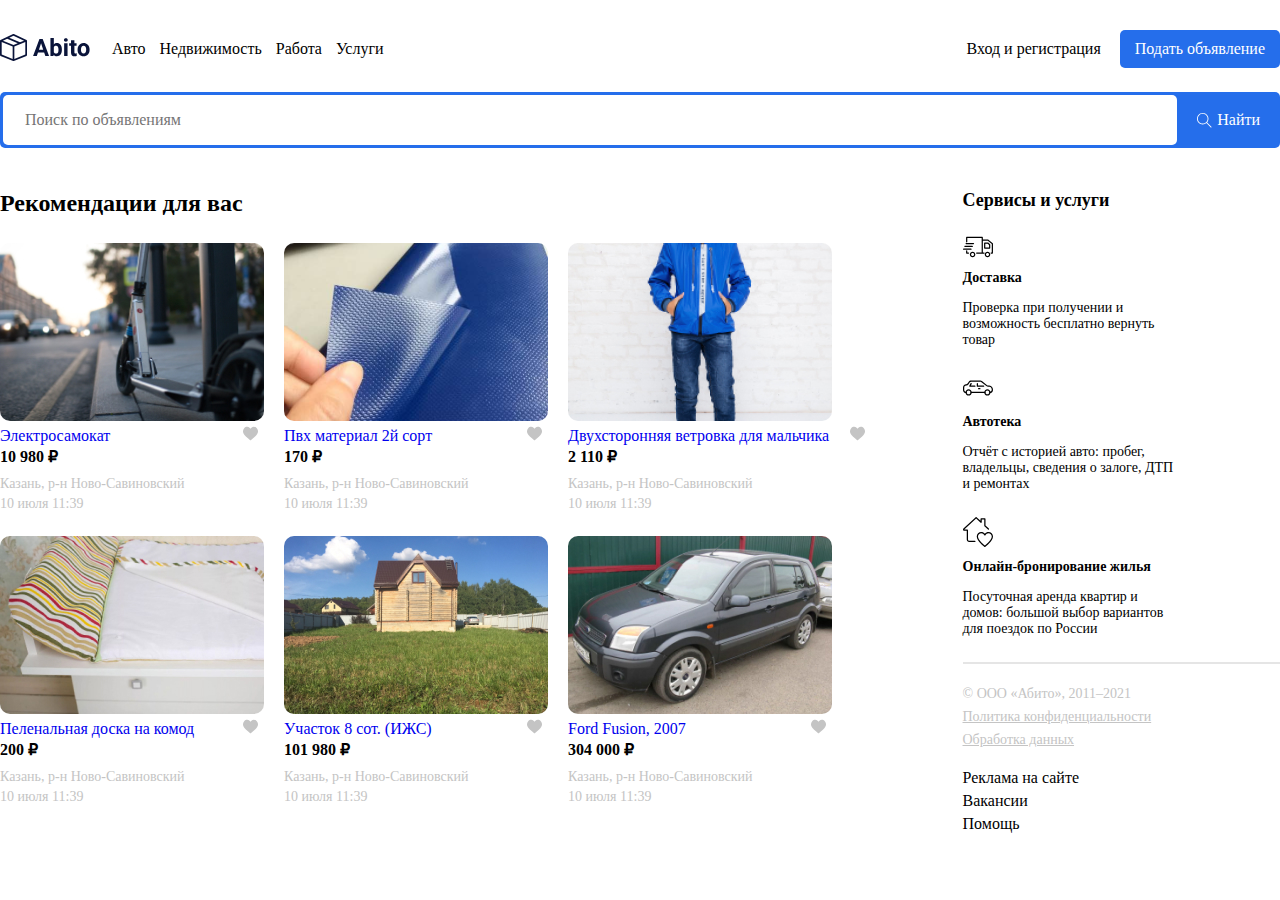
<file: index.html>
<!DOCTYPE html>
<html lang="en">

<head>
    <meta charset="UTF-8">
    <meta http-equiv="X-UA-Compatible" content="IE=edge">
    <meta name="viewport" content="width=device-width, initial-scale=1.0">
    <title>Abito - доска объявлений</title>
    <!-- Подключениие шрифта ROBOTO от Google fonts -->
    <link rel="preconnect" href="https://fonts.googleapis.com">
    <link rel="preconnect" href="https://fonts.gstatic.com" crossorigin>
    <link href="https://fonts.googleapis.com/css2?family=Roboto:wght@400;700&display=swap" rel="stylesheet">
    <!-- Подключаем normalize -->
    <link rel="stylesheet" href="css/normalize.css">
    <!-- подключаем стили -->
    <link rel="stylesheet" href="css/style.css">

</head>

<body>
    <!-- Начало шапки сайта -->
    <header class="header container">
        <div class="navbar">
            <a href="/index.html" class="logo">
                <img src="img/logo.svg" alt="logo: Abito" class="logo-image"> </a>
            <div class="navbar-panel">
                <button class="close-menu"> <svg width="37" height="37" viewBox="0 0 37 37" fill="none" xmlns="http://www.w3.org/2000/svg">
                    <path d="M1 1L36 36" stroke="black"/>
                    <path d="M36 1L1 36" stroke="black"/>
                    </svg>
                </button>
                <!-- Начало Навигации -->
                <nav class="navbar-menu">
                    <ul class="menu">
                        <li class="menu-item">
                            <a href="#" class="menu-link">Авто</a>
                        </li>
                        <li class="menu-item">
                            <a href="#" class="menu-link">Недвижимость</a>
                        </li>
                        <li class="menu-item">
                            <a href="#" class="menu-link">Работа</a>
                        </li>
                        <li class="menu-item">
                            <a href="#" class="menu-link">Услуги</a>
                        </li>
                    </ul>
                </nav>
                <!-- Конец навигации -->
                <div class="button-group">
                    <a href="#" class="button button-link">Вход и регистрация</a>
                    <a href="#" class="button button-primary">Подать объявление</a>
                </div>
            </div>
            <button class="menu-button">
                <svg width="30" height="30" viewBox="0 0 30 30" fill="none" xmlns="http://www.w3.org/2000/svg">
                    <path d="M0.937476 9.37501H29.0624C29.58 9.37501 29.9999 8.95498 29.9999 8.43754C29.9999 7.92002 29.5799 7.50006 29.0624 7.50006H0.937476C0.419955 7.50006 0 7.92009 0 8.43754C0 8.95498 0.420033 9.37501 0.937476 9.37501Z" fill="black"/>
                    <path d="M29.0624 14.0626H0.937476C0.419955 14.0626 0 14.4826 0 15C0 15.5175 0.420033 15.9375 0.937476 15.9375H29.0624C29.58 15.9375 29.9999 15.5175 29.9999 15C29.9999 14.4826 29.58 14.0626 29.0624 14.0626Z" fill="black"/>
                    <path d="M29.0625 20.625H10.3125C9.79495 20.625 9.375 21.0451 9.375 21.5625C9.375 22.08 9.79503 22.5 10.3125 22.5H29.0625C29.58 22.5 29.9999 22.0799 29.9999 21.5625C30 21.045 29.58 20.625 29.0625 20.625Z" fill="black"/>
                    </svg>
                    
            </button>
        </div>
        <div class="search-panel">
            <input type="search" class="search-input" placeholder="Поиск по объявлениям">
            <button class="search-button">
                <svg class="search-icon" width="15" height="15" viewBox="0 0 15 15" fill="none" xmlns="http://www.w3.org/2000/svg">
                    <path d="M14.6506 14.0012L10.0862 9.43675C10.9465 8.43352 11.4706 7.13293 11.4706 5.71058C11.4706 2.54822 8.89765 -0.0247192 5.7353 -0.0247192C4.20353 -0.0247192 2.76265 0.571751 1.67824 1.6544C0.595589 2.73793 -0.000881376 4.17881 9.77541e-07 5.71058C9.77541e-07 8.87293 2.57294 11.4459 5.7353 11.4459C7.15765 11.4459 8.45912 10.9218 9.46235 10.0615L14.0268 14.6259L14.6506 14.0012ZM5.7353 10.5635C3.06 10.5635 0.882354 8.38675 0.882354 5.71058C0.881472 4.41352 1.38618 3.19499 2.30294 2.2791C3.21882 1.36234 4.43824 0.857634 5.7353 0.857634C8.41059 0.857634 10.5882 3.0344 10.5882 5.71058C10.5882 8.38587 8.41059 10.5635 5.7353 10.5635Z" fill="white"/>
                    </svg>
                    
            <span class="search-button-text">Найти</span>
        </button>
        </div>
    </header>
    <!-- Конец шапки сайта -->
    <div class="page-content container">
        <!-- блок с объявлениями -->
        <main class="main">
            <h2 class="page-title">Рекомендации для вас</h2>
            <div class="cards">
                <div class="card">
                    <a href="single.html" class="card-link"><img src="img/cards-image.jpg" alt="photo" class="cards-image"></a>
                    <div class="card-header">
                        <a href="#" class="card-link">Электросамокат</a>
                        <button class="like"><img src="img/Like.svg" alt="like" onclick='this.src="/img/Like-click.svg"'></button>
                    </div>
                    <strong class="card-price">10 980 ₽</strong>
                    <p class="card-text">Казань, р-н Ново-Савиновский</p>
                    <p class="card-text">10 июля 11:39</p>
                </div>
                <div class="card">
                    <a href="single.html" class="card-link"><img src="img/Rectangle.svg" alt="photo" class="cards-image"></a>
                    <div class="card-header">
                        <a href="single.html" class="card-link">Пвх материал 2й сорт</a>
                        <button class="like"><img src="img/Like.svg" alt="like" onclick='this.src="/img/Like-click.svg"'></button>
                    </div>
                    <strong class="card-price">170 ₽</strong>
                    <p class="card-text">Казань, р-н Ново-Савиновский</p>
                    <p class="card-text">10 июля 11:39</p>
                </div>
                <div class="card">
                    <a href="single.html" class="card-link"><img src="img/Windbreaker.jpg" alt="photo" class="cards-image"></a>
                    <div class="card-header">
                        <a href="single.html" class="card-link">Двухсторонняя ветровка для мальчика</a>
                        <button class="like"><img src="img/Like.svg" alt="like" onclick='this.src="/img/Like-click.svg"'></button>
                    </div>
                    <strong class="card-price">2 110 ₽</strong>
                    <p class="card-text">Казань, р-н Ново-Савиновский</p>
                    <p class="card-text">10 июля 11:39</p>
                </div>
                <div class="card">
                    <a href="single.html" class="card-link"><img src="img/Diaper.jpg" alt="photo" class="cards-image"></a>
                    <div class="card-header">
                        <a href="single.html" class="card-link">Пеленальная доска на комод</a>
                        <button class="like"><img src="img/Like.svg" alt="like" onclick='this.src="/img/Like-click.svg"'></button>
                    </div>
                    <strong class="card-price">200 ₽</strong>
                    <p class="card-text">Казань, р-н Ново-Савиновский</p>
                    <p class="card-text">10 июля 11:39</p>
                </div>
                <div class="card">
                    <a href="single.html" class="card-link"><img src="img/Region.jpg" alt="photo" class="cards-image"></a>
                    <div class="card-header">
                        <a href="single.html" class="card-link">Участок 8 сот. (ИЖС)</a>
                        <button class="like"><img src="img/Like.svg" alt="like" onclick='this.src="/img/Like-click.svg"'></button>
                    </div>
                    <strong class="card-price">101 980 ₽</strong>
                    <p class="card-text">Казань, р-н Ново-Савиновский</p>
                    <p class="card-text">10 июля 11:39</p>
                </div>
                <div class="card">
                    <a href="single.html" class="card-link"><img src="img/car.jpg" alt="photo" class="cards-image"></a>
                    <div class="card-header">
                        <a href="single.html" class="card-link">Ford Fusion, 2007</a>
                        <button class="like"><img src="img/Like.svg" alt="like" onclick='this.src="/img/Like-click.svg"'></button>
                    </div>
                    <strong class="card-price">304 000 ₽</strong>
                    <p class="card-text">Казань, р-н Ново-Савиновский</p>
                    <p class="card-text">10 июля 11:39</p>
                </div>
            </div>
        </main>
        <!-- блок  с боковой навигацией (сайд бар)-->
        <aside class="sidebar">
            <h4 class="page-title">Сервисы и услуги</h4>
            <div class="service">
                <img src="/img/delivery.svg" alt="icons delivery" class="service-image">
                <h5 class="service-title">Доставка</h5>
                <p class="service-text">Проверка при получении и возможность бесплатно вернуть товар</p>
            </div>
            <div class="service">
                <img src="/img/sedan.svg" alt="icons sedan" class="service-image">
                <h5 class="service-title">Автотека</h5>
                <p class="service-text">Отчёт с историей авто: пробег, владельцы, сведения о залоге, ДТП и ремонтах</p>
            </div>
            <div class="service">
                <img src="/img/home.svg" alt="icons home" class="service-image">
                <h5 class="service-title">Онлайн-бронирование жилья</h5>
                <p class="service-text">Посуточная аренда квартир и домов: большой выбор вариантов для поездок по России</p>
            </div>
            <hr color="#E5E5E5">
            <footer class="footer">
                <p class="footer-text">© ООО «Абито», 2011–2021</p>
                <ul class="footer-menu">
                    <li class="footer-menu-item">
                        <a href="#" class="footer-text">Политика конфиденциальности</a>
                    </li>
                    <li class="footer-menu-item">
                        <a href="#" class="footer-text">Обработка данных</a>
                    </li>
                </ul>
                <ul class="footer-menu">
                    <li class="footer-menu-item">
                        <a href="#" class="footer-link">Реклама на сайте</a>
                    </li>
                    <li class="footer-menu-item">
                        <a href="#" class="footer-link">Вакансии</a>
                    </li>
                    <li class="footer-menu-item">
                        <a href="#" class="footer-link">Помощь</a>
                    </li>
                </ul>
            </footer>
        </aside>
    </div>
    <script src="https://unpkg.com/swiper/swiper-bundle.min.js"></script>
    <script src="js/main.js"></script>
</body>

</html>
</file>
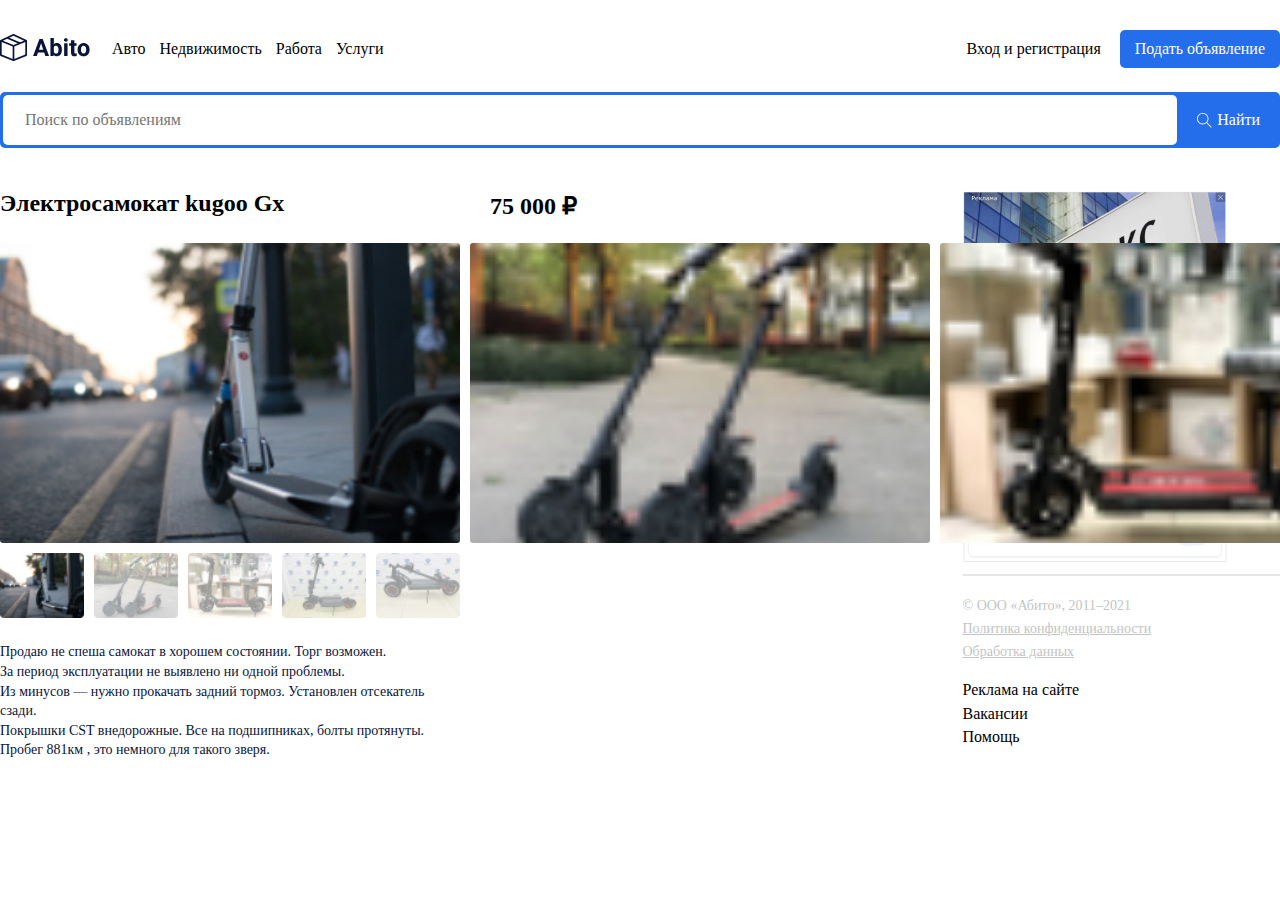
<file: single.html>
<!DOCTYPE html>
<html lang="en">

<head>
    <meta charset="UTF-8">
    <meta http-equiv="X-UA-Compatible" content="IE=edge">
    <meta name="viewport" content="width=device-width, initial-scale=1.0">
    <title>Страница обЪявления</title>
    <!-- Подключениие шрифта ROBOTO от Google fonts -->
    <link rel="preconnect" href="https://fonts.googleapis.com">
    <link rel="preconnect" href="https://fonts.gstatic.com" crossorigin>
    <link rel="stylesheet" href="https://unpkg.com/swiper/swiper-bundle.min.css" />

    <link href="https://fonts.googleapis.com/css2?family=Roboto:wght@400;700&display=swap" rel="stylesheet">
    <!-- Подключаем normalize -->
    <link rel="stylesheet" href="css/normalize.css">
    <!-- подключаем стили -->
    <link rel="stylesheet" href="css/style.css">

</head>

<body>
    <!-- Начало шапки сайта -->
    <header class="header container">
        <div class="navbar">
            <a href="/index.html" class="logo">
                <img src="img/logo.svg" alt="logo: Abito" class="logo-image"> </a>
            <div class="navbar-panel">
                <button class="close-menu"> <svg width="30" height="30" viewBox="0 0 30 30" fill="none" xmlns="http://www.w3.org/2000/svg">
                    <path d="M0.937476 9.37501H29.0624C29.58 9.37501 29.9999 8.95498 29.9999 8.43754C29.9999 7.92002 29.5799 7.50006 29.0624 7.50006H0.937476C0.419955 7.50006 0 7.92009 0 8.43754C0 8.95498 0.420033 9.37501 0.937476 9.37501Z" fill="black"/>
                    <path d="M29.0624 14.0626H0.937476C0.419955 14.0626 0 14.4826 0 15C0 15.5175 0.420033 15.9375 0.937476 15.9375H29.0624C29.58 15.9375 29.9999 15.5175 29.9999 15C29.9999 14.4826 29.58 14.0626 29.0624 14.0626Z" fill="black"/>
                    <path d="M29.0625 20.625H10.3125C9.79495 20.625 9.375 21.0451 9.375 21.5625C9.375 22.08 9.79503 22.5 10.3125 22.5H29.0625C29.58 22.5 29.9999 22.0799 29.9999 21.5625C30 21.045 29.58 20.625 29.0625 20.625Z" fill="black"/>
                    </svg>
                     </button>
                <!-- Начало Навигации -->
                <nav class="navbar-menu">
                    <ul class="menu">
                        <li class="menu-item">
                            <a href="#" class="menu-link">Авто</a>
                        </li>
                        <li class="menu-item">
                            <a href="#" class="menu-link">Недвижимость</a>
                        </li>
                        <li class="menu-item">
                            <a href="#" class="menu-link">Работа</a>
                        </li>
                        <li class="menu-item">
                            <a href="#" class="menu-link">Услуги</a>
                        </li>
                    </ul>
                </nav>
                <!-- Конец навигации -->
                <div class="button-group">
                    <a href="#" class="button button-link">Вход и регистрация</a>
                    <a href="#" class="button button-primary">Подать объявление</a>
                </div>
            </div>
        </div>
        <div class="search-panel">
            <input type="search" class="search-input" placeholder="Поиск по объявлениям">
            <button class="search-button">
                <svg class="search-icon" width="15" height="15" viewBox="0 0 15 15" fill="none" xmlns="http://www.w3.org/2000/svg">
                    <path d="M14.6506 14.0012L10.0862 9.43675C10.9465 8.43352 11.4706 7.13293 11.4706 5.71058C11.4706 2.54822 8.89765 -0.0247192 5.7353 -0.0247192C4.20353 -0.0247192 2.76265 0.571751 1.67824 1.6544C0.595589 2.73793 -0.000881376 4.17881 9.77541e-07 5.71058C9.77541e-07 8.87293 2.57294 11.4459 5.7353 11.4459C7.15765 11.4459 8.45912 10.9218 9.46235 10.0615L14.0268 14.6259L14.6506 14.0012ZM5.7353 10.5635C3.06 10.5635 0.882354 8.38675 0.882354 5.71058C0.881472 4.41352 1.38618 3.19499 2.30294 2.2791C3.21882 1.36234 4.43824 0.857634 5.7353 0.857634C8.41059 0.857634 10.5882 3.0344 10.5882 5.71058C10.5882 8.38587 8.41059 10.5635 5.7353 10.5635Z" fill="white"/>
                    </svg>
                    
            <span class="search-button-text">Найти</span>
        </button>
        </div>
    </header>
    <!-- Конец шапки сайта -->
    <div class="page-content container">
        <!-- блок с объявлениями -->
        <main class="main main-single">
            <div class="content">
                <h2 class="page-title">Электросамокат kugoo Gx</h2>
                <!-- слайдер с фото -->
                <!-- сам слайдер -->
                <div style="--swiper-navigation-color: #fff; --swiper-pagination-color: #fff" class="swiper-container mySwiper2">
                    <div class="swiper-wrapper">
                        <div class="swiper-slide">
                            <img src="img/cards-image.jpg" />
                        </div>
                        <div class="swiper-slide">
                            <img src="img/cards-image1.jpg" />
                        </div>
                        <div class="swiper-slide">
                            <img src="img/cards-image3.jpg" />
                        </div>
                        <div class="swiper-slide">
                            <img src="img/cards-image4.jpg" />
                        </div>
                        <div class="swiper-slide">
                            <img src="img/cards-image5.jpg" />
                        </div>
                    </div>
                </div>
                <div thumbsSlider="" class="swiper-container mySwiper">
                    <div class="swiper-wrapper">
                        <div class="swiper-slide">
                            <img src="img/cards-image2.jpg" />
                        </div>
                        <div class="swiper-slide">
                            <img src="img/cards-image1.jpg" />
                        </div>

                        <div class="swiper-slide">
                            <img src="img/cards-image3.jpg" />
                        </div>
                        <div class="swiper-slide">
                            <img src="img/cards-image4.jpg" />
                        </div>
                        <div class="swiper-slide">
                            <img src="img/cards-image5.jpg" />
                        </div>

                    </div>
                </div>
                <div class="content-text">
                    <p>Продаю не спеша самокат в хорошем состоянии. Торг возможен. <br> За период эксплуатации не выявлено ни одной проблемы. <br> Из минусов — нужно прокачать задний тормоз. Установлен отсекатель сзади. <br> Покрышки CST внедорожные. Все
                        на подшипниках, болты протянуты. Пробег 881км , это немного для такого зверя.</p>
                </div>
            </div>
            <div class="author">
                <strong class="single-price">75 000 ₽</strong>
                <div class="author-wrapper">
                    <div class="author-info">
                        <span class="author-name">Михаил Воробьев</span>
                        <div class="rating">
                            <svg width="10" height="10" viewBox="0 0 10 10" fill="none" xmlns="http://www.w3.org/2000/svg">
                                <path d="M9.97393 3.83595C9.90847 3.63346 9.72887 3.48965 9.51639 3.4705L6.63011 3.20842L5.4888 0.537072C5.40465 0.341297 5.21299 0.214569 5.00005 0.214569C4.78711 0.214569 4.59545 0.341297 4.5113 0.53753L3.36999 3.20842L0.483257 3.4705C0.271154 3.4901 0.0920116 3.63346 0.0261682 3.83595C-0.0396751 4.03844 0.0211327 4.26054 0.181583 4.40054L2.36326 6.31389L1.71994 9.14775C1.67286 9.35612 1.75374 9.5715 1.92662 9.69647C2.01955 9.76361 2.12827 9.79779 2.23791 9.79779C2.33244 9.79779 2.42621 9.77231 2.51036 9.72195L5.00005 8.23396L7.48882 9.72195C7.67094 9.83152 7.90052 9.82152 8.07302 9.69647C8.24598 9.57112 8.32678 9.35566 8.27971 9.14775L7.63638 6.31389L9.81806 4.40093C9.97851 4.26054 10.0398 4.03882 9.97393 3.83595Z" fill="#FFC107"/>
                                </svg>
                            <svg width="10" height="10" viewBox="0 0 10 10" fill="none" xmlns="http://www.w3.org/2000/svg">
                                    <path d="M9.97393 3.83595C9.90847 3.63346 9.72887 3.48965 9.51639 3.4705L6.63011 3.20842L5.4888 0.537072C5.40465 0.341297 5.21299 0.214569 5.00005 0.214569C4.78711 0.214569 4.59545 0.341297 4.5113 0.53753L3.36999 3.20842L0.483257 3.4705C0.271154 3.4901 0.0920116 3.63346 0.0261682 3.83595C-0.0396751 4.03844 0.0211327 4.26054 0.181583 4.40054L2.36326 6.31389L1.71994 9.14775C1.67286 9.35612 1.75374 9.5715 1.92662 9.69647C2.01955 9.76361 2.12827 9.79779 2.23791 9.79779C2.33244 9.79779 2.42621 9.77231 2.51036 9.72195L5.00005 8.23396L7.48882 9.72195C7.67094 9.83152 7.90052 9.82152 8.07302 9.69647C8.24598 9.57112 8.32678 9.35566 8.27971 9.14775L7.63638 6.31389L9.81806 4.40093C9.97851 4.26054 10.0398 4.03882 9.97393 3.83595Z" fill="#FFC107"/>
                                    </svg>
                            <svg width="10" height="10" viewBox="0 0 10 10" fill="none" xmlns="http://www.w3.org/2000/svg">
                                        <path d="M9.97393 3.83595C9.90847 3.63346 9.72887 3.48965 9.51639 3.4705L6.63011 3.20842L5.4888 0.537072C5.40465 0.341297 5.21299 0.214569 5.00005 0.214569C4.78711 0.214569 4.59545 0.341297 4.5113 0.53753L3.36999 3.20842L0.483257 3.4705C0.271154 3.4901 0.0920116 3.63346 0.0261682 3.83595C-0.0396751 4.03844 0.0211327 4.26054 0.181583 4.40054L2.36326 6.31389L1.71994 9.14775C1.67286 9.35612 1.75374 9.5715 1.92662 9.69647C2.01955 9.76361 2.12827 9.79779 2.23791 9.79779C2.33244 9.79779 2.42621 9.77231 2.51036 9.72195L5.00005 8.23396L7.48882 9.72195C7.67094 9.83152 7.90052 9.82152 8.07302 9.69647C8.24598 9.57112 8.32678 9.35566 8.27971 9.14775L7.63638 6.31389L9.81806 4.40093C9.97851 4.26054 10.0398 4.03882 9.97393 3.83595Z" fill="#FFC107"/>
                                        </svg>
                            <svg width="10" height="10" viewBox="0 0 10 10" fill="none" xmlns="http://www.w3.org/2000/svg">
                                            <path d="M9.97393 3.83595C9.90847 3.63346 9.72887 3.48965 9.51639 3.4705L6.63011 3.20842L5.4888 0.537072C5.40465 0.341297 5.21299 0.214569 5.00005 0.214569C4.78711 0.214569 4.59545 0.341297 4.5113 0.53753L3.36999 3.20842L0.483257 3.4705C0.271154 3.4901 0.0920116 3.63346 0.0261682 3.83595C-0.0396751 4.03844 0.0211327 4.26054 0.181583 4.40054L2.36326 6.31389L1.71994 9.14775C1.67286 9.35612 1.75374 9.5715 1.92662 9.69647C2.01955 9.76361 2.12827 9.79779 2.23791 9.79779C2.33244 9.79779 2.42621 9.77231 2.51036 9.72195L5.00005 8.23396L7.48882 9.72195C7.67094 9.83152 7.90052 9.82152 8.07302 9.69647C8.24598 9.57112 8.32678 9.35566 8.27971 9.14775L7.63638 6.31389L9.81806 4.40093C9.97851 4.26054 10.0398 4.03882 9.97393 3.83595Z" fill="#FFC107"/>
                                            </svg>
                            <svg width="10" height="10" viewBox="0 0 10 10" fill="none" xmlns="http://www.w3.org/2000/svg">
                                                <path d="M9.97393 3.83595C9.90847 3.63346 9.72887 3.48965 9.51639 3.4705L6.63011 3.20842L5.4888 0.537072C5.40465 0.341297 5.21299 0.214569 5.00005 0.214569C4.78711 0.214569 4.59545 0.341297 4.5113 0.53753L3.36999 3.20842L0.483257 3.4705C0.271154 3.4901 0.0920116 3.63346 0.0261682 3.83595C-0.0396751 4.03844 0.0211327 4.26054 0.181583 4.40054L2.36326 6.31389L1.71994 9.14775C1.67286 9.35612 1.75374 9.5715 1.92662 9.69647C2.01955 9.76361 2.12827 9.79779 2.23791 9.79779C2.33244 9.79779 2.42621 9.77231 2.51036 9.72195L5.00005 8.23396L7.48882 9.72195C7.67094 9.83152 7.90052 9.82152 8.07302 9.69647C8.24598 9.57112 8.32678 9.35566 8.27971 9.14775L7.63638 6.31389L9.81806 4.40093C9.97851 4.26054 10.0398 4.03882 9.97393 3.83595Z" fill="#FFC107"/>
                                                </svg>

                            <span class="rating-counter">5 отзывов</span>

                        </div>
                        <span class="author-status">Частное лицо</span>
                    </div>
                    <img src="img/avatar.jpg" alt="" class="author-avatar">

                </div>
                <div class="button-group">
                    <button class="button button-block button-primary">Показать телефон</button>
                    <button class="button button-block button-success">Написать сообщение</button>
                </div>
            </div>
        </main>
        <!-- блок  с боковой навигацией (сайд бар)-->
        <aside class="sidebar">
            <a href="#">
                <img src="img/banner.jpg" alt="banner">
            </a>
            <a href="#">
                <img src="img/banner1.jpg" alt="banner">
            </a>
            <hr color="#E5E5E5">
            <footer class="footer">
                <p class="footer-text">© ООО «Абито», 2011–2021</p>
                <ul class="footer-menu">
                    <li class="footer-menu-item">
                        <a href="#" class="footer-text">Политика конфиденциальности</a>
                    </li>
                    <li class="footer-menu-item">
                        <a href="#" class="footer-text">Обработка данных</a>
                    </li>
                </ul>
                <ul class="footer-menu">
                    <li class="footer-menu-item">
                        <a href="#" class="footer-link">Реклама на сайте</a>
                    </li>
                    <li class="footer-menu-item">
                        <a href="#" class="footer-link">Вакансии</a>
                    </li>
                    <li class="footer-menu-item">
                        <a href="#" class="footer-link">Помощь</a>
                    </li>
                </ul>
            </footer>
        </aside>
    </div>
    <script src="https://unpkg.com/swiper/swiper-bundle.min.js"></script>
    <script src="js/main.js"></script>
</body>

</html>
</file>
<file: css/style.css>
.body {
    font-family: 'Roboto', sans-serif;
    /* размер шрифта */
    font-size: 14px;
    /* Цвет текста #0A143A */
    color: #0A143A;
}

.container {
    /* max ширина элемента */
    max-width: 1446px;
    /* автоматическое выравнивание по середине */
    margin: auto;
}

.header {
    padding-top: 30px;
    padding-bottom: 30px;
    margin-bottom: 12px;
}

.navbar {
    /* гибкое поведение для элементов */
    display: flex;
    /* выравнивание по вертикали по центру */
    align-items: center;
    /* Разбросать элементы по кроям */
    justify-content: space-between;
    margin-bottom: 24px;
}

.navbar-menu {
    /* Автоматический отступ справа*/
    margin-right: auto;
}

.menu {
    /* отключаем точки в списке */
    list-style: none;
    /* обнуляем отступы */
    margin: 0;
    /* внутрений отступ слева */
    padding-left: 22px;
    padding-right: 22px;
    display: flex;
}


/* для всех пунктов меню кроме последнего */

.menu-item:not(:last-child) {
    /* отступ справа 14 пикселей */
    padding-right: 14px;
}

.menu-link {
    /* Отключаем подчеркивание ссылок */
    text-decoration: none;
    /* Возьми цвет как у твоего родителя body */
    color: inherit;
}

.button {
    text-decoration: none;
    display: inline-block;
    /* сверху и снизу 10 пикселей, а по краям 15 */
    padding: 10px 15px;
}

.button-link {
    color: inherit;
}

.button-primary {
    /* Фон */
    background: #256EEB;
    /* Скругление Углов */
    border-radius: 5px;
    color: #FFFFFF;
}

.search-panel {
    height: 50px;
    background: #256EEB;
    border-radius: 5px;
    display: flex;
    padding: 3px;
}

.search-input {
    /* растягивается на все свободное место */
    flex-grow: 1;
    background: #FFFFFF;
    border-radius: 5px;
    /* отключение обводку */
    border: none;
    padding-left: 22px;
    padding-right: 22px;
}

.search-button {
    background: #256EEB;
    border: none;
    color: white;
    padding-left: 20px;
    padding-right: 17px;
    display: flex;
    align-items: center;
}

.search-button-text {
    margin-left: 5px;
}

.page-content {
    display: grid;
    grid-template-columns: 9fr 3fr;
    grid-column-gap: 10px;
}

.cards-image {
    border-radius: 10px;
    width: 264px;
    height: 178px;
    object-fit: cover;
}

.cards {
    display: flex;
    flex-wrap: wrap;
}

.card {
    margin-bottom: 20px;
    margin-right: 20px;
}

.card-title {
    font-size: 16px;
    line-height: 19px;
    color: #256EEB;
    margin-top: 12px;
    margin-bottom: 5px;
}

.card-header {
    display: flex;
    justify-content: space-between;
    align-items: center;
}

.like {
    background-color: white;
    border: none;
    cursor: pointer;
    margin-left: 15px;
}

.card-price {
    font-size: 16px;
    line-height: 19px;
    margin-bottom: 10px;
    display: block;
}

.card-link {
    text-decoration: none;
}

.card-text {
    font-size: 14px;
    line-height: 16px;
    color: #C4C4C4;
    margin-bottom: 4px;
    margin-top: 0px;
}

.sidebar .page-title {
    font-size: 18px;
    line-height: 21px;
}

.service {
    margin-bottom: 25px;
}

.service-title {
    font-weight: bold;
    font-size: 14px;
    line-height: 16px;
    margin-top: 7px;
    margin-bottom: 5px;
}

.service-text {
    font-size: 14px;
    line-height: 16px;
    max-width: 217px;
}

.footer-text {
    display: inline-block;
    font-size: 14px;
    line-height: 16px;
    color: #C4C4C4;
    margin-bottom: 5px;
}

.footer-menu {
    margin: 0;
    padding: 0px;
    list-style: none;
    margin-bottom: 16px;
}

.footer-link {
    color: inherit;
    text-decoration: none;
    display: inline-block;
    margin-bottom: 5px;
}

.main-single {
    display: flex;
    align-items: flex-start;
}

.content {
    max-width: 460px;
    margin-right: 30px;
}

.swiper-container {
    width: 100%;
    height: 300px;
    margin-left: auto;
    margin-right: auto;
}

.swiper-slide {
    background-size: cover;
    background-position: center;
}

.mySwiper2 {
    width: 100%;
    border-radius: 10px;
}

.mySwiper {
    height: 20%;
    box-sizing: border-box;
    padding: 10px 0;
}

.mySwiper .swiper-slide {
    width: 25%;
    height: 100%;
    opacity: 0.4;
    border-radius: 10px;
}

.mySwiper .swiper-slide-thumb-active {
    opacity: 1;
}

.swiper-slide img {
    display: block;
    width: 100%;
    height: 100%;
    object-fit: cover;
    border-radius: 3px;
}

.content-text {
    font-size: 14px;
    line-height: 140%;
    color: #0A143A;
}

.single-price {
    margin-top: 0;
    margin-bottom: 25px;
    display: block;
    font-size: 24px;
    line-height: 140%;
}

.page-title {
    margin-top: 0;
    margin-bottom: 25px;
}

.author {
    min-width: 264px;
}

.author-wrapper {
    display: flex;
    align-items: center;
    justify-content: space-between;
    margin-top: 25px;
    margin-bottom: 30px;
}

.author-avatar {
    width: 50px;
    height: 50px;
    object-fit: cover;
    border-radius: 50%;
}

.author-name {
    font-weight: bold;
    font-size: 14px;
    line-height: 16px;
    display: block;
    margin-bottom: 4px;
}

.rating {
    margin-bottom: 5px;
}

.rating-counter {
    opacity: 0.5;
    margin-left: 10px;
}

.author-status {
    font-size: 12px;
}

.button-block {
    display: block;
    width: 100%;
    height: 54px;
    margin-bottom: 14px;
    border: none;
}

.button-success {
    background: #14B4BE;
    border-radius: 5px;
    color: white;
}

.menu-button {
    background-color: white;
    border: none;
    cursor: pointer;
    /* отключаем кнопку везде */
    display: none;
}

.navbar-panel {
    /* растянуть по ширине */
    flex-grow: 1;
    /* сделать гибким */
    display: flex;
    /* выровнять по ширине */
    align-items: center;
}

.close-menu {
    display: none;
    width: 30px;
    height: 30px;
}


/* Правила адаптации сайта */

@media (max-width: 1200px) {
    .container {
        max-width: 960px;
    }
    .card {
        width: 45%;
    }
    .cards-image {
        width: 100%;
        height: 200px;
    }
    .main {
        width: 45%;
    }
}

@media (max-width: 992px) {
    .container {
        max-width: 740px;
    }
    .cards-image {
        height: 150px;
    }
}

@media (max-width:768px) {
    .container {
        max-width: 560px;
    }
    .card {
        width: 100%;
    }
    .main {
        width: 100%;
    }
    .page-content {
        grid-template-columns: 8fr 4fr;
    }
    .menu-button {
        display: block;
    }
    .close-menu {
        display: block;
        position: absolute;
        right: 30px;
        top: 30px;
        cursor: pointer;
        background-color: white;
        border: none;
    }
    .navbar-panel {
        position: fixed;
        right: 0;
        top: 0;
        width: 100%;
        height: 100%;
        background-color: white;
        z-index: 9;
        /* выстроить дочернии элементы в столбец */
        flex-direction: column;
        align-items: center;
        justify-content: center;
        transition: transform 0.2s, opacity 0.2s;
        /* уберем меню в сторону (его не будет видно) */
        transform: translateX(100%);
        opacity: 0;
    }
    .is-open {
        transform: translateX(0%);
        opacity: 1;
    }
    .navbar-menu {
        margin-left: auto;
        margin-bottom: 20px;
    }
    .menu {
        flex-direction: column;
        align-items: center;
        justify-content: center;
    }
    .menu-item:not(:last-child) {
        padding-right: 0;
        margin-bottom: 10px;
    }
    .button-group {
        display: flex;
        flex-direction: column;
    }
}

@media (max-width:576px) {
    .container {
        max-width: 90%;
    }
    .page-content {
        grid-template-columns: 12fr;
    }
    .cards-image {
        height: 250px;
    }
    .card {
        margin-right: 0;
    }
    .search-button-text {
        display: none;
    }
}
</file>
